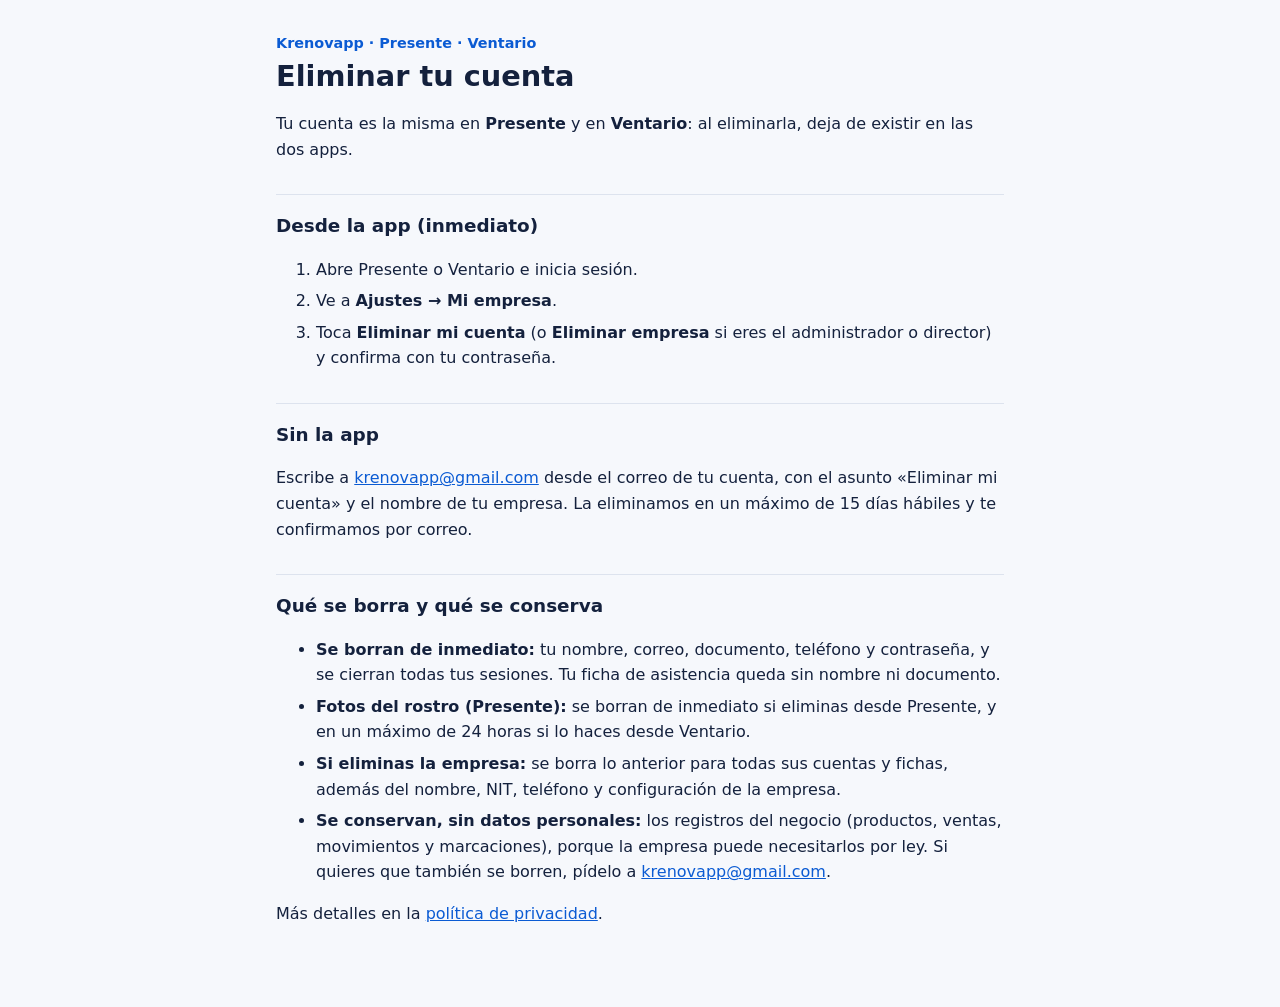
<file: backend/public/eliminar-cuenta/index.html>
<!doctype html>
<html lang="es">
<head>
  <meta charset="utf-8">
  <meta name="viewport" content="width=device-width, initial-scale=1">
  <title>Eliminar tu cuenta · Presente y Ventario</title>
  <meta name="description" content="Cómo eliminar tu cuenta y tus datos de Presente y Ventario (Krenovapp).">
  <link rel="stylesheet" href="../legal.css">
</head>
<body>
<main>
  <p class="marca">Krenovapp · Presente · Ventario</p>
  <h1>Eliminar tu cuenta</h1>
  <p>Tu cuenta es la misma en <strong>Presente</strong> y en <strong>Ventario</strong>: al eliminarla, deja de
    existir en las dos apps.</p>

  <h2>Desde la app (inmediato)</h2>
  <ol>
    <li>Abre Presente o Ventario e inicia sesión.</li>
    <li>Ve a <strong>Ajustes → Mi empresa</strong>.</li>
    <li>Toca <strong>Eliminar mi cuenta</strong> (o <strong>Eliminar empresa</strong> si eres el administrador o
      director) y confirma con tu contraseña.</li>
  </ol>

  <h2>Sin la app</h2>
  <p>Escribe a <a href="mailto:krenovapp@gmail.com?subject=Eliminar%20mi%20cuenta">krenovapp@gmail.com</a> desde el
    correo de tu cuenta, con el asunto «Eliminar mi cuenta» y el nombre de tu empresa. La eliminamos en un máximo de
    15 días hábiles y te confirmamos por correo.</p>

  <h2>Qué se borra y qué se conserva</h2>
  <ul>
    <li><strong>Se borran de inmediato:</strong> tu nombre, correo, documento, teléfono y contraseña, y se cierran
      todas tus sesiones. Tu ficha de asistencia queda sin nombre ni documento.</li>
    <li><strong>Fotos del rostro (Presente):</strong> se borran de inmediato si eliminas desde Presente, y en un
      máximo de 24 horas si lo haces desde Ventario.</li>
    <li><strong>Si eliminas la empresa:</strong> se borra lo anterior para todas sus cuentas y fichas, además del
      nombre, NIT, teléfono y configuración de la empresa.</li>
    <li><strong>Se conservan, sin datos personales:</strong> los registros del negocio (productos, ventas,
      movimientos y marcaciones), porque la empresa puede necesitarlos por ley. Si quieres que también se borren,
      pídelo a <a href="mailto:krenovapp@gmail.com">krenovapp@gmail.com</a>.</li>
  </ul>
  <p>Más detalles en la <a href="../privacidad/">política de privacidad</a>.</p>
</main>
</body>
</html>
</file>
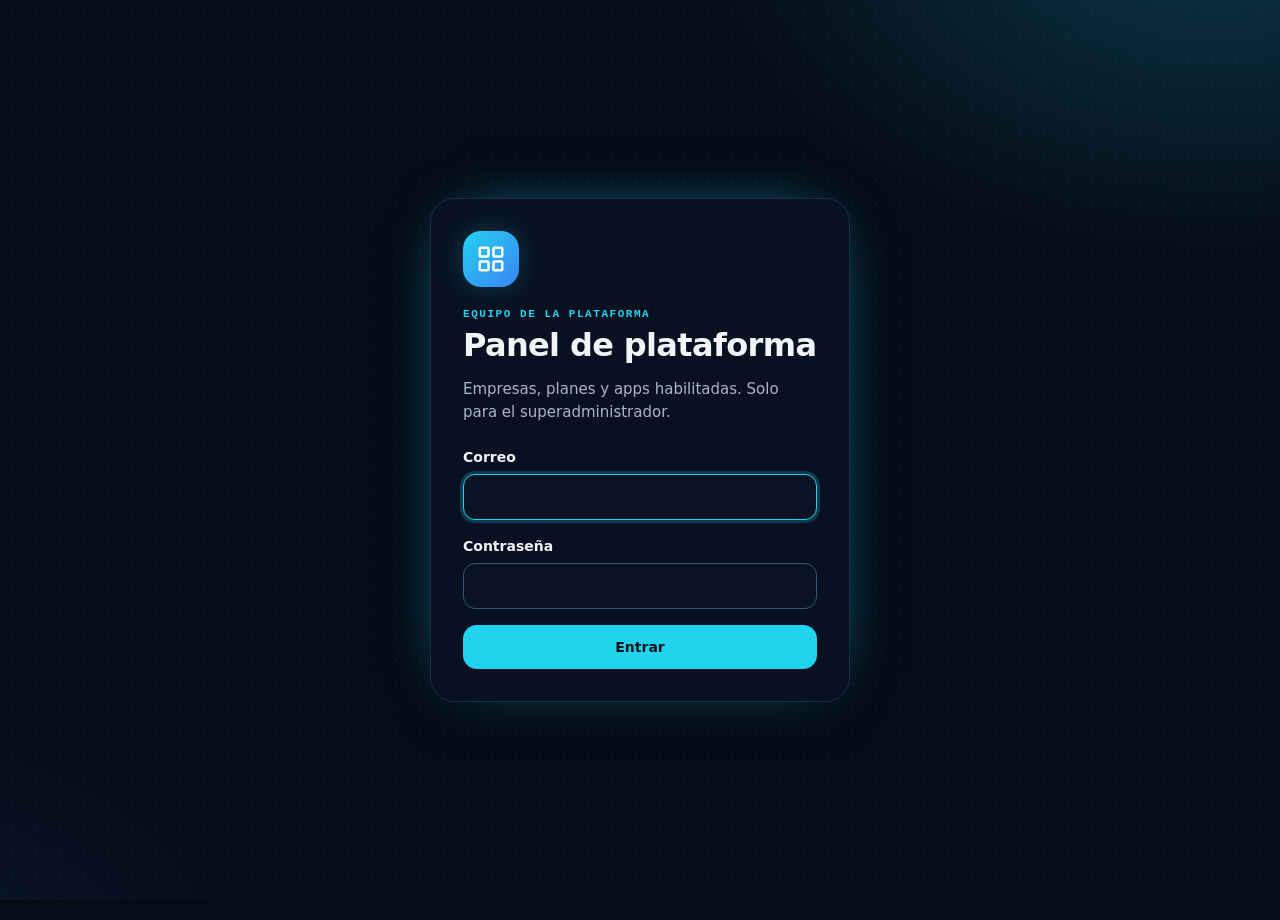
<file: backend/public/plataforma/index.html>
<!doctype html>
<html lang="es" data-theme="dark">
<head>
  <meta charset="utf-8">
  <meta name="viewport" content="width=device-width, initial-scale=1">
  <meta name="robots" content="noindex, nofollow">
  <meta http-equiv="Content-Security-Policy"
        content="default-src 'self'; img-src 'self' data:; style-src 'self' https://fonts.googleapis.com; font-src https://fonts.gstatic.com; connect-src 'self'; script-src 'self'; frame-ancestors 'none'">
  <title>Panel de plataforma</title>
  <link rel="preconnect" href="https://fonts.googleapis.com">
  <link rel="preconnect" href="https://fonts.gstatic.com" crossorigin>
  <link rel="stylesheet" href="https://fonts.googleapis.com/css2?family=JetBrains+Mono:wght@500;700&family=Plus+Jakarta+Sans:wght@400;500;600;700;800&family=Space+Grotesk:wght@600;700&display=swap">
  <link rel="stylesheet" href="../panel/app.css">
  <link rel="stylesheet" href="plataforma.css">
  <link rel="icon" href="data:image/svg+xml,%3Csvg xmlns='http://www.w3.org/2000/svg' viewBox='0 0 24 24' fill='none' stroke='%2322D3EE' stroke-width='2' stroke-linecap='round'%3E%3Crect x='3' y='3' width='7' height='7' rx='1'/%3E%3Crect x='14' y='3' width='7' height='7' rx='1'/%3E%3Crect x='3' y='14' width='7' height='7' rx='1'/%3E%3Crect x='14' y='14' width='7' height='7' rx='1'/%3E%3C/svg%3E">
</head>
<body>
  <!-- ============================ ACCESO ============================ -->
  <main id="vista-login" class="login" hidden>
    <div class="login__tarjeta">
      <div class="logo" aria-hidden="true"><svg viewBox="0 0 24 24"><use href="#i-plataforma"/></svg></div>
      <p class="etiqueta">Equipo de la plataforma</p>
      <h1>Panel de plataforma</h1>
      <p class="suave">Empresas, planes y apps habilitadas. Solo para el superadministrador.</p>
      <form id="form-login" novalidate>
        <label class="campo">
          <span>Correo</span>
          <input name="email" type="email" inputmode="email" autocomplete="username" autocapitalize="none" required>
        </label>
        <label class="campo">
          <span>Contraseña</span>
          <input name="password" type="password" autocomplete="current-password" required>
        </label>
        <p class="error" id="login-error" role="alert" hidden></p>
        <button class="btn btn--primario btn--bloque" type="submit">Entrar</button>
      </form>
    </div>
  </main>

  <!-- ============================ APLICACIÓN ============================ -->
  <div id="vista-app" class="app" hidden>
    <header class="barra">
      <div class="barra__marca">
        <div class="logo logo--chico" aria-hidden="true"><svg viewBox="0 0 24 24"><use href="#i-plataforma"/></svg></div>
        <div>
          <p class="etiqueta">Superadministrador</p>
          <p class="barra__titulo">Panel de plataforma</p>
        </div>
      </div>
      <div class="barra__usuario">
        <button class="btn-icono" id="btn-tema" type="button" aria-label="Cambiar tema claro u oscuro">
          <svg viewBox="0 0 24 24"><use href="#i-tema"/></svg>
        </button>
        <button class="btn btn--fantasma" id="btn-salir" type="button">
          <svg aria-hidden="true" viewBox="0 0 24 24"><use href="#i-salir"/></svg>Salir
        </button>
      </div>
    </header>

    <nav class="pestanas" role="tablist" aria-label="Secciones">
      <button role="tab" aria-selected="true" aria-controls="seccion-empresas" id="tab-empresas" data-seccion="empresas">
        <svg aria-hidden="true" viewBox="0 0 24 24"><use href="#i-edificio"/></svg>Empresas
      </button>
      <button role="tab" aria-selected="false" aria-controls="seccion-planes" id="tab-planes" data-seccion="planes">
        <svg aria-hidden="true" viewBox="0 0 24 24"><use href="#i-capas"/></svg>Planes
      </button>
    </nav>

    <!-- ----------------------------- Empresas ----------------------------- -->
    <section id="seccion-empresas" role="tabpanel" aria-labelledby="tab-empresas">
      <div class="kpis" id="kpis" aria-live="polite"></div>

      <div class="filtros">
        <label class="buscar">
          <span class="sr">Buscar empresa</span>
          <svg aria-hidden="true" viewBox="0 0 24 24"><use href="#i-buscar"/></svg>
          <input id="buscar" type="search" placeholder="Nombre, NIT o correo" autocomplete="off">
        </label>
        <label class="campo campo--en-linea">
          <span class="sr">Estado</span>
          <select id="filtro-estado">
            <option value="">Todos los estados</option>
            <option value="ACTIVA">Activas</option>
            <option value="SUSPENDIDA">Suspendidas</option>
          </select>
        </label>
        <label class="campo campo--en-linea">
          <span class="sr">Plan</span>
          <select id="filtro-plan"><option value="">Todos los planes</option></select>
        </label>
      </div>

      <div class="tabla-envoltura">
        <table class="tabla">
          <thead>
            <tr><th scope="col">Empresa</th><th scope="col">Ventario</th><th scope="col">Presente</th><th scope="col">Estado</th></tr>
          </thead>
          <tbody id="lista-empresas"></tbody>
        </table>
      </div>
    </section>

    <!-- ----------------------------- Planes ----------------------------- -->
    <section id="seccion-planes" role="tabpanel" aria-labelledby="tab-planes" hidden>
      <div class="cabecera">
        <div>
          <h2>Planes</h2>
          <p class="suave">Vacío = sin límite. Las personas incluyen gerentes y a quienes solo marcan asistencia.</p>
        </div>
        <button class="btn btn--primario" id="btn-nuevo-plan" type="button">
          <svg aria-hidden="true" viewBox="0 0 24 24"><use href="#i-mas"/></svg>Nuevo plan
        </button>
      </div>
      <div class="planes" id="lista-planes"></div>
    </section>
  </div>

  <!-- ============================ DIÁLOGOS ============================ -->
  <dialog class="dialogo dialogo--ancho" id="dlg-empresa" aria-labelledby="dlg-empresa-titulo">
    <form method="dialog" id="form-empresa" novalidate>
      <header class="dialogo__cabecera">
        <div>
          <p class="etiqueta" id="dlg-empresa-contacto"></p>
          <h2 id="dlg-empresa-titulo">Empresa</h2>
        </div>
        <button class="btn-icono" value="cancelar" formnovalidate aria-label="Cerrar"><svg viewBox="0 0 24 24"><use href="#i-x"/></svg></button>
      </header>
      <div class="dialogo__cuerpo">
        <fieldset class="rostro">
          <legend>Ventario · ventas, stock y caja</legend>
          <div class="uso" id="dlg-uso-INVENTARIO"></div>
          <div class="dos-columnas">
            <label class="campo"><span>Plan</span><select name="plan_INVENTARIO" required></select></label>
            <label class="campo"><span>Vence <em>(vacío = no vence)</em></span><input name="vence_INVENTARIO" type="date"></label>
          </div>
          <label class="check"><input type="checkbox" name="app_INVENTARIO"><span>App habilitada</span></label>
        </fieldset>
        <fieldset class="rostro">
          <legend>Presente · asistencia con reconocimiento facial</legend>
          <div class="uso" id="dlg-uso-ASISTENCIA"></div>
          <div class="dos-columnas">
            <label class="campo"><span>Plan</span><select name="plan_ASISTENCIA" required></select></label>
            <label class="campo"><span>Vence <em>(vacío = no vence)</em></span><input name="vence_ASISTENCIA" type="date"></label>
          </div>
          <label class="check"><input type="checkbox" name="app_ASISTENCIA"><span>App habilitada</span></label>
        </fieldset>
        <p class="suave">Si un plan baja o vence, lo que sobre queda en pausa (nunca el administrador).</p>
        <label class="check check--peligro">
          <input type="checkbox" name="suspendida">
          <span><strong>Suspender empresa</strong> · nadie de ella puede entrar a las apps</span>
        </label>
        <label class="campo campo--separado">
          <span>Notas internas <em>(solo las ves tú)</em></span>
          <textarea name="notas" rows="3" maxlength="500"></textarea>
        </label>
        <p class="error" id="empresa-error" role="alert" hidden></p>
      </div>
      <footer class="dialogo__pie">
        <span class="espacio"></span>
        <button class="btn btn--fantasma" value="cancelar" formnovalidate>Cancelar</button>
        <button class="btn btn--primario" type="submit">Guardar</button>
      </footer>
    </form>
  </dialog>

  <dialog class="dialogo" id="dlg-plan" aria-labelledby="dlg-plan-titulo">
    <form method="dialog" id="form-plan" novalidate>
      <header class="dialogo__cabecera">
        <h2 id="dlg-plan-titulo">Nuevo plan</h2>
        <button class="btn-icono" value="cancelar" formnovalidate aria-label="Cerrar"><svg viewBox="0 0 24 24"><use href="#i-x"/></svg></button>
      </header>
      <div class="dialogo__cuerpo">
        <div class="dos-columnas">
          <label class="campo"><span>Código</span><input name="codigo" required maxlength="20" autocapitalize="characters" placeholder="PYME"><small class="ayuda">No se puede cambiar después</small></label>
          <label class="campo"><span>Nombre</span><input name="nombre" required maxlength="60" placeholder="Pyme"></label>
        </div>
        <label class="campo"><span>Descripción</span><input name="descripcion" maxlength="255" placeholder="Para negocios con varias sedes"></label>
        <label class="campo"><span>App</span>
          <select name="aplicativo">
            <option value="">Las dos apps</option>
            <option value="INVENTARIO">Solo Ventario</option>
            <option value="ASISTENCIA">Solo Presente</option>
          </select>
        </label>
        <div class="tres-columnas">
          <label class="campo"><span>Sedes</span><input name="max_sedes" type="number" min="1" inputmode="numeric" placeholder="Sin límite"></label>
          <label class="campo"><span>Personas</span><input name="max_personas" type="number" min="1" inputmode="numeric" placeholder="Sin límite"></label>
          <label class="campo"><span>Productos</span><input name="max_productos" type="number" min="1" inputmode="numeric" placeholder="Sin límite"></label>
        </div>
        <div class="dos-columnas">
          <label class="campo"><span>Orden en la lista</span><input name="orden" type="number" min="0" value="10" inputmode="numeric"></label>
          <label class="check check--centrado" id="fila-plan-activo" hidden><input type="checkbox" name="activo" checked><span>Plan disponible</span></label>
        </div>
        <p class="error" id="plan-error" role="alert" hidden></p>
      </div>
      <footer class="dialogo__pie">
        <span class="espacio"></span>
        <button class="btn btn--fantasma" value="cancelar" formnovalidate>Cancelar</button>
        <button class="btn btn--primario" type="submit">Guardar</button>
      </footer>
    </form>
  </dialog>

  <div class="avisos" id="avisos" aria-live="polite"></div>

  <svg class="sprite" width="0" height="0" aria-hidden="true">
    <defs>
      <symbol id="i-plataforma" viewBox="0 0 24 24"><rect x="3" y="3" width="7" height="7" rx="1"/><rect x="14" y="3" width="7" height="7" rx="1"/><rect x="3" y="14" width="7" height="7" rx="1"/><rect x="14" y="14" width="7" height="7" rx="1"/></symbol>
      <symbol id="i-edificio" viewBox="0 0 24 24"><path d="M6 22V4a2 2 0 0 1 2-2h8a2 2 0 0 1 2 2v18ZM6 12H4a2 2 0 0 0-2 2v6a2 2 0 0 0 2 2h2M18 9h2a2 2 0 0 1 2 2v9a2 2 0 0 1-2 2h-2M10 6h4M10 10h4M10 14h4M10 18h4"/></symbol>
      <symbol id="i-capas" viewBox="0 0 24 24"><path d="m12 2 10 5-10 5L2 7l10-5ZM2 17l10 5 10-5M2 12l10 5 10-5"/></symbol>
      <symbol id="i-salir" viewBox="0 0 24 24"><path d="M9 21H5a2 2 0 0 1-2-2V5a2 2 0 0 1 2-2h4M16 17l5-5-5-5M21 12H9"/></symbol>
      <symbol id="i-tema" viewBox="0 0 24 24"><path d="M12 3a6 6 0 0 0 9 9 9 9 0 1 1-9-9Z"/></symbol>
      <symbol id="i-buscar" viewBox="0 0 24 24"><circle cx="11" cy="11" r="8"/><path d="m21 21-4.3-4.3"/></symbol>
      <symbol id="i-mas" viewBox="0 0 24 24"><path d="M12 5v14M5 12h14"/></symbol>
      <symbol id="i-x" viewBox="0 0 24 24"><path d="M18 6 6 18M6 6l12 12"/></symbol>
      <symbol id="i-check" viewBox="0 0 24 24"><path d="M20 6 9 17l-5-5"/></symbol>
      <symbol id="i-alerta" viewBox="0 0 24 24"><path d="m21.7 18-8-14a2 2 0 0 0-3.4 0l-8 14A2 2 0 0 0 4 21h16a2 2 0 0 0 1.7-3ZM12 9v4M12 17h.01"/></symbol>
      <symbol id="i-personas" viewBox="0 0 24 24"><path d="M16 21v-2a4 4 0 0 0-4-4H6a4 4 0 0 0-4 4v2"/><circle cx="9" cy="7" r="4"/><path d="M22 21v-2a4 4 0 0 0-3-3.87M16 3.13a4 4 0 0 1 0 7.75"/></symbol>
      <symbol id="i-nuevo" viewBox="0 0 24 24"><path d="M12 3v3M12 18v3M3 12h3M18 12h3M5.6 5.6l2.1 2.1M16.3 16.3l2.1 2.1M5.6 18.4l2.1-2.1M16.3 7.7l2.1-2.1"/></symbol>
      <symbol id="i-pausa" viewBox="0 0 24 24"><circle cx="12" cy="12" r="10"/><path d="M10 9v6M14 9v6"/></symbol>
    </defs>
  </svg>

  <script src="plataforma.js" defer></script>
</body>
</html>
</file>
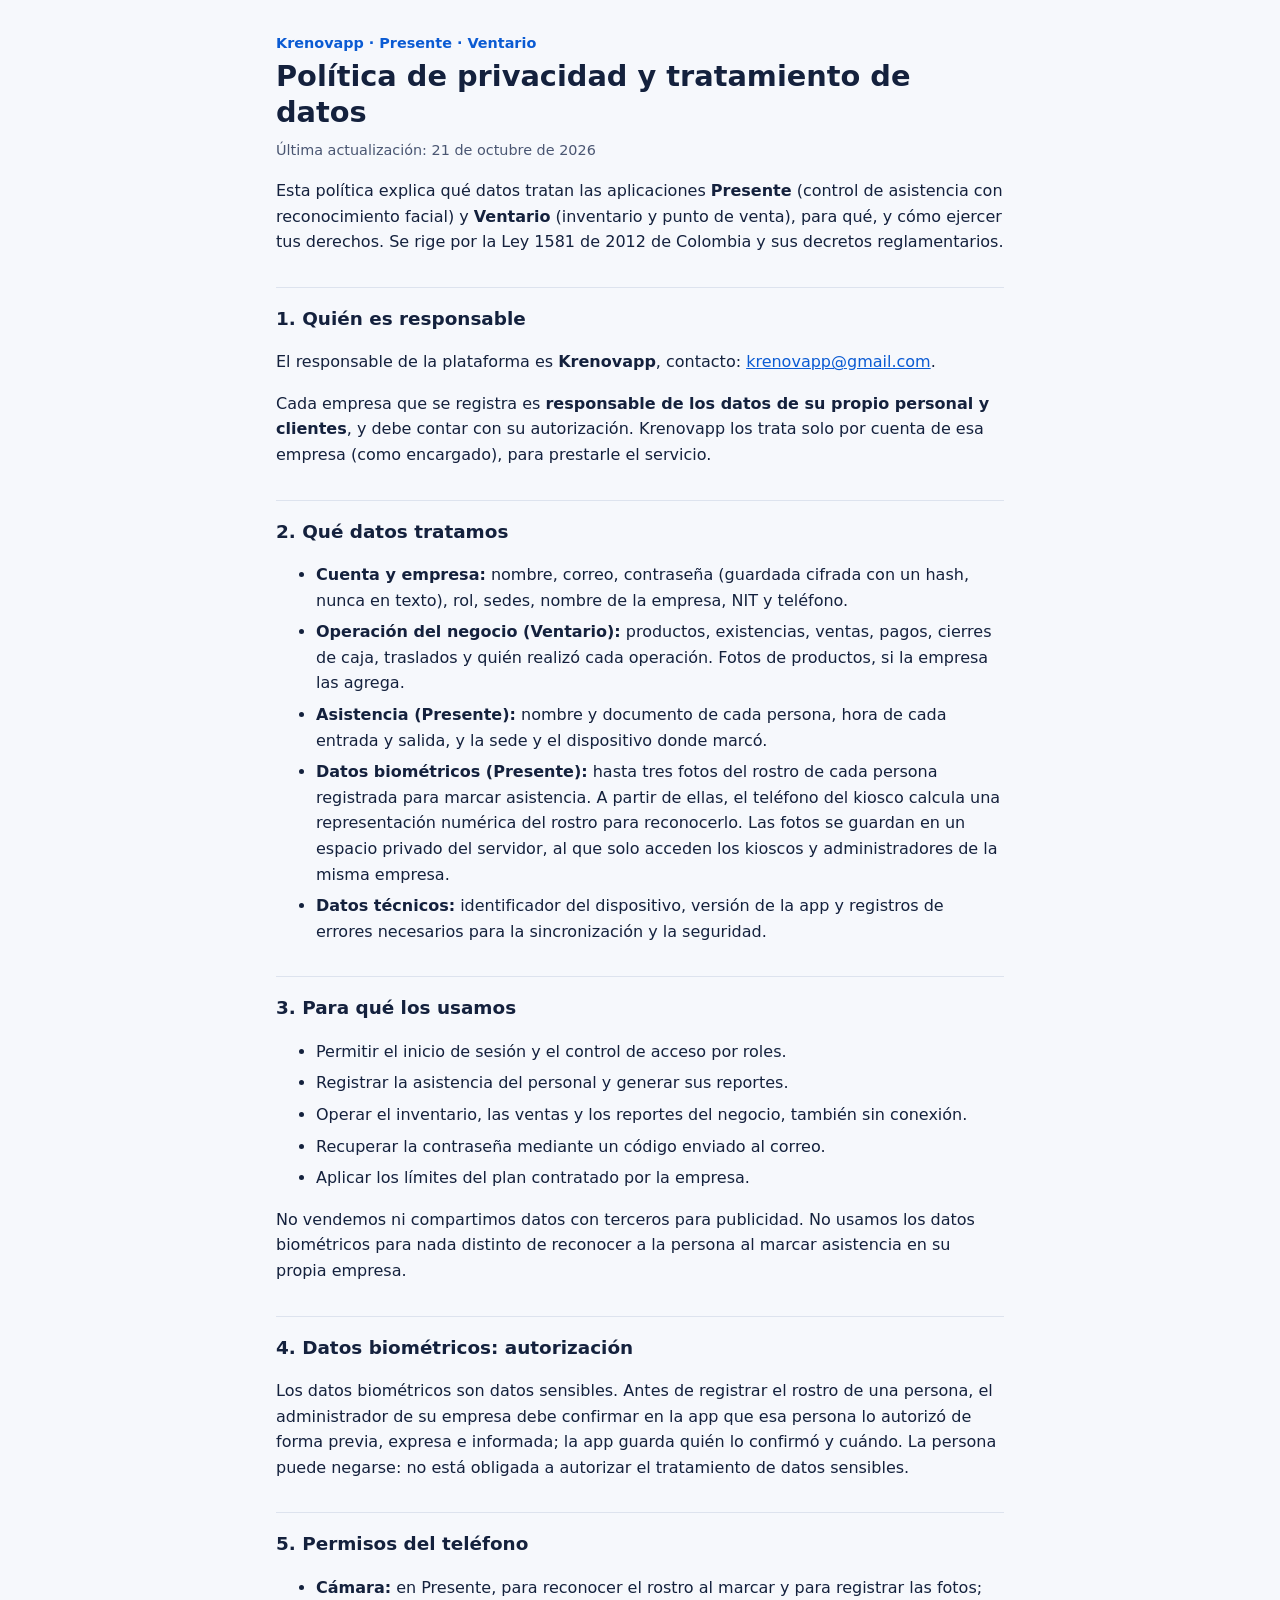
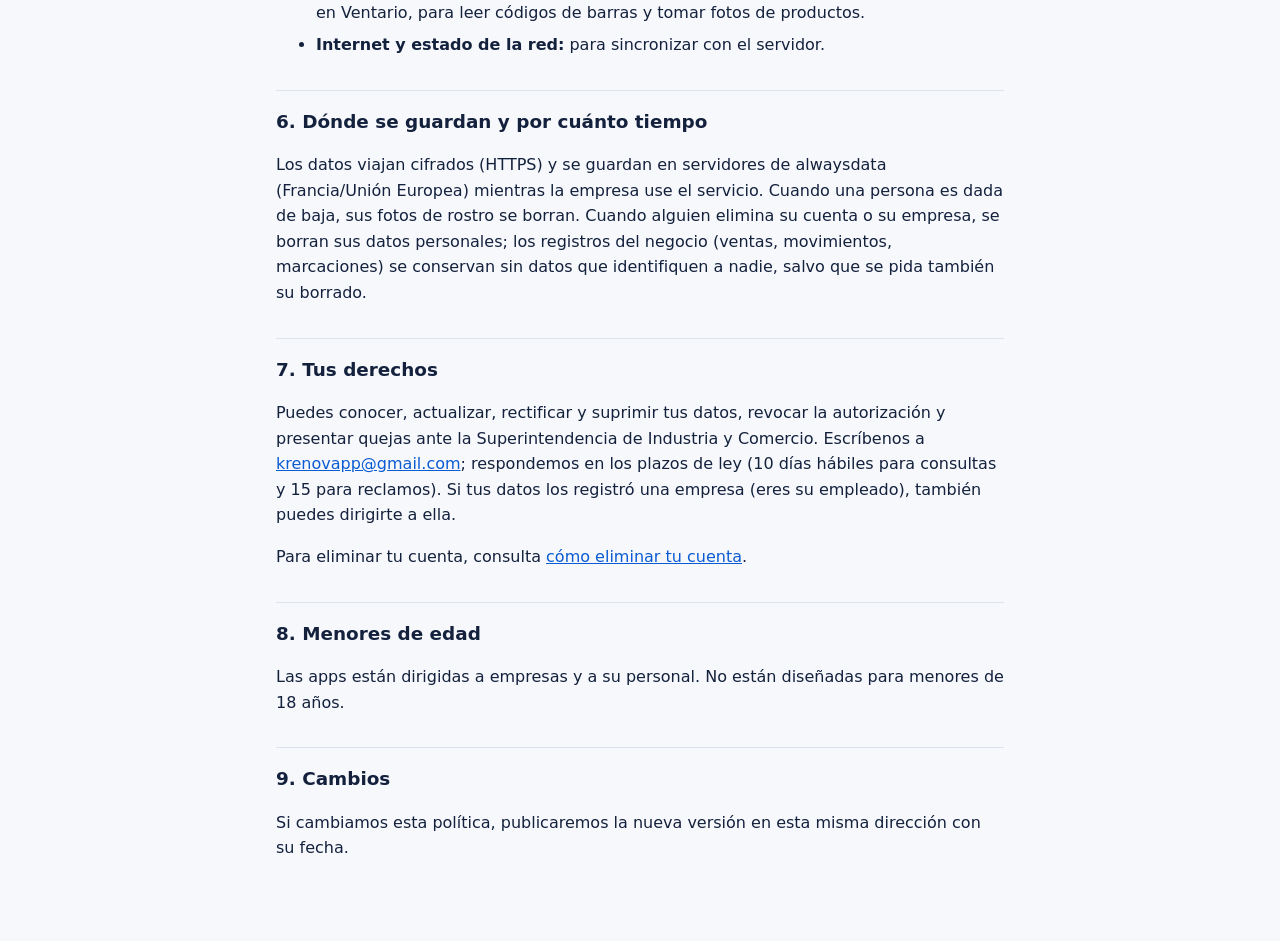
<file: backend/public/privacidad/index.html>
<!doctype html>
<html lang="es">
<head>
  <meta charset="utf-8">
  <meta name="viewport" content="width=device-width, initial-scale=1">
  <title>Política de privacidad · Presente y Ventario</title>
  <meta name="description" content="Cómo Krenovapp trata los datos personales en las apps Presente y Ventario.">
  <link rel="stylesheet" href="../legal.css">
</head>
<body>
<main>
  <p class="marca">Krenovapp · Presente · Ventario</p>
  <h1>Política de privacidad y tratamiento de datos</h1>
  <p class="nota">Última actualización: 21 de octubre de 2026</p>

  <p>Esta política explica qué datos tratan las aplicaciones <strong>Presente</strong> (control de asistencia con
    reconocimiento facial) y <strong>Ventario</strong> (inventario y punto de venta), para qué, y cómo ejercer tus
    derechos. Se rige por la Ley 1581 de 2012 de Colombia y sus decretos reglamentarios.</p>

  <h2>1. Quién es responsable</h2>
  <p>El responsable de la plataforma es <strong>Krenovapp</strong>, contacto:
    <a href="mailto:krenovapp@gmail.com">krenovapp@gmail.com</a>.</p>
  <p>Cada empresa que se registra es <strong>responsable de los datos de su propio personal y clientes</strong>, y
    debe contar con su autorización. Krenovapp los trata solo por cuenta de esa empresa (como encargado), para
    prestarle el servicio.</p>

  <h2>2. Qué datos tratamos</h2>
  <ul>
    <li><strong>Cuenta y empresa:</strong> nombre, correo, contraseña (guardada cifrada con un hash, nunca en texto),
      rol, sedes, nombre de la empresa, NIT y teléfono.</li>
    <li><strong>Operación del negocio (Ventario):</strong> productos, existencias, ventas, pagos, cierres de caja,
      traslados y quién realizó cada operación. Fotos de productos, si la empresa las agrega.</li>
    <li><strong>Asistencia (Presente):</strong> nombre y documento de cada persona, hora de cada entrada y salida, y
      la sede y el dispositivo donde marcó.</li>
    <li><strong>Datos biométricos (Presente):</strong> hasta tres fotos del rostro de cada persona registrada para
      marcar asistencia. A partir de ellas, el teléfono del kiosco calcula una representación numérica del rostro
      para reconocerlo. Las fotos se guardan en un espacio privado del servidor, al que solo acceden los kioscos y
      administradores de la misma empresa.</li>
    <li><strong>Datos técnicos:</strong> identificador del dispositivo, versión de la app y registros de errores
      necesarios para la sincronización y la seguridad.</li>
  </ul>

  <h2>3. Para qué los usamos</h2>
  <ul>
    <li>Permitir el inicio de sesión y el control de acceso por roles.</li>
    <li>Registrar la asistencia del personal y generar sus reportes.</li>
    <li>Operar el inventario, las ventas y los reportes del negocio, también sin conexión.</li>
    <li>Recuperar la contraseña mediante un código enviado al correo.</li>
    <li>Aplicar los límites del plan contratado por la empresa.</li>
  </ul>
  <p>No vendemos ni compartimos datos con terceros para publicidad. No usamos los datos biométricos para nada
    distinto de reconocer a la persona al marcar asistencia en su propia empresa.</p>

  <h2>4. Datos biométricos: autorización</h2>
  <p>Los datos biométricos son datos sensibles. Antes de registrar el rostro de una persona, el administrador de su
    empresa debe confirmar en la app que esa persona lo autorizó de forma previa, expresa e informada; la app guarda
    quién lo confirmó y cuándo. La persona puede negarse: no está obligada a autorizar el tratamiento de datos
    sensibles.</p>

  <h2>5. Permisos del teléfono</h2>
  <ul>
    <li><strong>Cámara:</strong> en Presente, para reconocer el rostro al marcar y para registrar las fotos; en
      Ventario, para leer códigos de barras y tomar fotos de productos.</li>
    <li><strong>Internet y estado de la red:</strong> para sincronizar con el servidor.</li>
  </ul>

  <h2>6. Dónde se guardan y por cuánto tiempo</h2>
  <p>Los datos viajan cifrados (HTTPS) y se guardan en servidores de alwaysdata (Francia/Unión Europea) mientras la
    empresa use el servicio. Cuando una persona es dada de baja, sus fotos de rostro se borran. Cuando alguien elimina
    su cuenta o su empresa, se borran sus datos personales; los registros del negocio (ventas, movimientos,
    marcaciones) se conservan sin datos que identifiquen a nadie, salvo que se pida también su borrado.</p>

  <h2>7. Tus derechos</h2>
  <p>Puedes conocer, actualizar, rectificar y suprimir tus datos, revocar la autorización y presentar quejas ante la
    Superintendencia de Industria y Comercio. Escríbenos a
    <a href="mailto:krenovapp@gmail.com">krenovapp@gmail.com</a>; respondemos en los plazos de ley (10 días hábiles
    para consultas y 15 para reclamos). Si tus datos los registró una empresa (eres su empleado), también puedes
    dirigirte a ella.</p>
  <p>Para eliminar tu cuenta, consulta <a href="../eliminar-cuenta/">cómo eliminar tu cuenta</a>.</p>

  <h2>8. Menores de edad</h2>
  <p>Las apps están dirigidas a empresas y a su personal. No están diseñadas para menores de 18 años.</p>

  <h2>9. Cambios</h2>
  <p>Si cambiamos esta política, publicaremos la nueva versión en esta misma dirección con su fecha.</p>
</main>
</body>
</html>
</file>
<file: backend/public/legal.css>
:root {
  --fondo: #f6f8fc;
  --texto: #14213d;
  --suave: #4a5672;
  --acento: #0b5bd3;
  --borde: #dde3ee;
  color-scheme: light dark;
}
@media (prefers-color-scheme: dark) {
  :root {
    --fondo: #0b1426;
    --texto: #e7ecf6;
    --suave: #a9b4ca;
    --acento: #6aa8ff;
    --borde: #22304d;
  }
}
* { box-sizing: border-box; }
body {
  margin: 0;
  background: var(--fondo);
  color: var(--texto);
  font: 16px/1.6 system-ui, -apple-system, "Segoe UI", Roboto, sans-serif;
}
main { max-width: 760px; margin: 0 auto; padding: 32px 16px 64px; }
h1 { font-size: 1.8rem; line-height: 1.25; margin: 4px 0 8px; }
h2 { font-size: 1.15rem; margin: 32px 0 8px; padding-top: 16px; border-top: 1px solid var(--borde); }
p, li { color: var(--texto); }
li { margin: 6px 0; }
a { color: var(--acento); }
.marca { color: var(--acento); font-weight: 600; font-size: .9rem; margin: 0; }
.nota { color: var(--suave); font-size: .9rem; margin-top: 0; }
</file>
<file: backend/public/panel/app.css>
/* =========================================================================
   Control de Personal · Panel web
   Mismo sistema de diseño que la app: base azul-noche, acentos cian neón,
   líneas finas, tipografías Space Grotesk / Plus Jakarta Sans / JetBrains Mono.
   ========================================================================= */

:root {
  --fondo: #050b17;
  --superficie: #0a1324;
  --superficie-2: #0e1a30;
  --superficie-3: #14223c;
  --texto: #f1f5f9;
  --texto-suave: #a9b6c8;
  --borde: #1c2e4a;
  --borde-fuerte: #3a5274;
  --primario: #22d3ee;
  --sobre-primario: #00141a;
  --secundario: #3b82f6;
  --entrada: #34d399;
  --entrada-fondo: #052e25;
  --salida: #a78bfa;
  --salida-fondo: #221a45;
  --alerta: #fbbf24;
  --alerta-fondo: #3a2405;
  --peligro: #fb7185;
  --peligro-fondo: #3f0d18;
  --brillo: rgba(34, 211, 238, .22);
  --punto: rgba(34, 211, 238, .07);
  --sombra: 0 20px 50px -20px rgba(0, 0, 0, .6);
  --radio: 14px;
  --radio-lg: 20px;
  --f-texto: "Plus Jakarta Sans", system-ui, sans-serif;
  --f-titulo: "Space Grotesk", var(--f-texto);
  --f-mono: "JetBrains Mono", ui-monospace, monospace;
  color-scheme: dark;
}

:root[data-theme="light"] {
  --fondo: #f4f8fc;
  --superficie: #ffffff;
  --superficie-2: #edf3f9;
  --superficie-3: #e4ecf5;
  --texto: #0b1324;
  --texto-suave: #475569;
  --borde: #d5dee9;
  --borde-fuerte: #8da0b8;
  --primario: #0e7490;
  --sobre-primario: #ffffff;
  --secundario: #2563eb;
  --entrada: #047857;
  --entrada-fondo: #d1fae5;
  --salida: #6d28d9;
  --salida-fondo: #ede9fe;
  --alerta: #b45309;
  --alerta-fondo: #fef3c7;
  --peligro: #be123c;
  --peligro-fondo: #ffe4e6;
  --brillo: rgba(14, 116, 144, .16);
  --punto: rgba(14, 116, 144, .08);
  --sombra: 0 20px 50px -24px rgba(15, 23, 42, .25);
  color-scheme: light;
}

* { box-sizing: border-box; }
html, body { margin: 0; }
body {
  min-height: 100vh;
  font: 400 15px/1.5 var(--f-texto);
  color: var(--texto);
  background:
    radial-gradient(900px 600px at 95% -10%, var(--brillo), transparent 60%),
    radial-gradient(700px 500px at -10% 110%, rgba(59, 130, 246, .12), transparent 60%),
    radial-gradient(circle, var(--punto) 1.2px, transparent 1.4px) 0 0 / 24px 24px,
    var(--fondo);
  background-attachment: fixed;
  -webkit-font-smoothing: antialiased;
}
[hidden] { display: none !important; }
h1, h2 { font-family: var(--f-titulo); letter-spacing: -.02em; margin: 0; }
h1 { font-size: 32px; line-height: 1.1; }
h2 { font-size: 22px; }
svg { width: 20px; height: 20px; fill: none; stroke: currentColor; stroke-width: 2; stroke-linecap: round; stroke-linejoin: round; flex: none; }
.sr { position: absolute; width: 1px; height: 1px; overflow: hidden; clip: rect(0 0 0 0); white-space: nowrap; }
.suave { color: var(--texto-suave); }
.etiqueta { font: 700 11px/1.4 var(--f-mono); letter-spacing: .14em; text-transform: uppercase; color: var(--primario); margin: 0; }
.espacio { flex: 1; }
:focus-visible { outline: 2px solid var(--primario); outline-offset: 2px; border-radius: 6px; }

@media (prefers-reduced-motion: reduce) {
  *, *::before, *::after { animation: none !important; transition: none !important; }
}

/* ---------------------------------- Botones ---------------------------------- */
.btn {
  display: inline-flex; align-items: center; justify-content: center; gap: 8px;
  min-height: 44px; padding: 0 18px; border-radius: var(--radio);
  font: 700 14px var(--f-texto); cursor: pointer; border: 1px solid transparent;
  transition: background-color .18s, border-color .18s, box-shadow .18s, color .18s;
  color: var(--texto); background: none; white-space: nowrap;
}
.btn--primario { background: var(--primario); color: var(--sobre-primario); box-shadow: 0 0 0 0 var(--brillo); }
.btn--primario:hover { box-shadow: 0 0 22px var(--brillo); }
.btn--secundario { border-color: var(--primario); color: var(--primario); }
.btn--secundario:hover { background: var(--brillo); }
.btn--fantasma { border-color: var(--borde-fuerte); }
.btn--fantasma:hover { background: var(--superficie-2); }
.btn--peligro { border-color: var(--peligro); color: var(--peligro); }
.btn--peligro:hover { background: var(--peligro-fondo); }
.btn--bloque { width: 100%; }
.btn:disabled { opacity: .5; cursor: not-allowed; }
.btn-icono {
  display: inline-grid; place-items: center; width: 44px; height: 44px; border-radius: 12px;
  border: 1px solid var(--borde); background: var(--superficie); color: var(--texto); cursor: pointer;
  transition: background-color .18s, border-color .18s;
}
.btn-icono:hover { border-color: var(--primario); }
.btn-icono:disabled { opacity: .4; cursor: not-allowed; }

/* ---------------------------------- Campos ---------------------------------- */
.campo { display: grid; gap: 6px; margin-bottom: 16px; }
.campo > span { font-weight: 600; font-size: 14px; }
.campo em { color: var(--texto-suave); font-style: normal; font-weight: 500; }
.campo input, .campo select, .selector-sede select, .buscar input {
  width: 100%; min-height: 46px; padding: 0 14px; border-radius: 12px;
  border: 1px solid var(--borde-fuerte); background: var(--superficie); color: var(--texto);
  font: 500 15px var(--f-texto);
}
.campo input[type="file"] { padding: 10px; }
.campo input:focus, .campo select:focus, .buscar input:focus, .selector-sede select:focus {
  outline: none; border-color: var(--primario); box-shadow: 0 0 0 3px var(--brillo);
}
.ayuda { color: var(--texto-suave); font-size: 12.5px; }
.error { color: var(--peligro); background: var(--peligro-fondo); border: 1px solid var(--peligro); padding: 10px 12px; border-radius: 12px; font-weight: 600; font-size: 14px; }
.check { display: flex; gap: 10px; align-items: flex-start; font-size: 14px; cursor: pointer; }
.check input { width: 20px; height: 20px; margin-top: 2px; accent-color: var(--primario); }

/* ---------------------------------- Acceso ---------------------------------- */
.login { min-height: 100vh; display: grid; place-items: center; padding: 24px 16px; }
.login__tarjeta {
  width: 100%; max-width: 420px; padding: 32px; border-radius: 24px;
  background: color-mix(in srgb, var(--superficie) 88%, transparent);
  border: 1px solid var(--borde); box-shadow: var(--sombra), 0 0 60px -30px var(--primario);
  backdrop-filter: blur(16px);
}
.login__tarjeta h1 { margin: 6px 0 4px; }
.login__tarjeta form { margin-top: 24px; }
.logo {
  width: 56px; height: 56px; border-radius: 18px; display: grid; place-items: center; margin-bottom: 20px;
  background: linear-gradient(135deg, var(--primario), var(--secundario)); color: #fff;
  box-shadow: 0 0 28px var(--brillo);
}
.logo svg { width: 30px; height: 30px; }
.logo--chico { width: 40px; height: 40px; border-radius: 12px; margin: 0; }
.logo--chico svg { width: 22px; height: 22px; }

/* ---------------------------------- Estructura ---------------------------------- */
.app { max-width: 1200px; margin: 0 auto; padding: 16px; }
.barra { display: flex; align-items: center; gap: 16px; flex-wrap: wrap; padding: 8px 0 16px; }
.barra__marca { display: flex; align-items: center; gap: 12px; margin-right: auto; }
.barra__titulo { font: 700 18px var(--f-titulo); margin: 0; }
.barra__usuario { display: flex; align-items: center; gap: 10px; }
.selector-sede { position: relative; display: flex; align-items: center; min-width: 220px; }
.selector-sede svg { position: absolute; left: 12px; color: var(--primario); pointer-events: none; }
.selector-sede select { padding-left: 40px; font-weight: 700; }

.pestanas { display: flex; gap: 6px; padding: 6px; border-radius: 16px; background: var(--superficie); border: 1px solid var(--borde); margin-bottom: 20px; overflow-x: auto; }
.pestanas button {
  flex: 1; display: inline-flex; align-items: center; justify-content: center; gap: 8px; min-height: 44px;
  border: 0; border-radius: 12px; background: none; color: var(--texto-suave); font: 700 14px var(--f-texto); cursor: pointer;
  transition: background-color .18s, color .18s;
}
.pestanas button[aria-selected="true"] { background: var(--superficie-3); color: var(--primario); box-shadow: inset 0 0 0 1px var(--borde-fuerte); }

.cabecera { display: flex; align-items: center; justify-content: space-between; gap: 12px; flex-wrap: wrap; margin-bottom: 16px; }
.acciones { display: flex; gap: 8px; flex-wrap: wrap; }
.fecha { display: flex; align-items: center; gap: 8px; }
.fecha__control { display: grid; gap: 2px; padding: 6px 14px; border-radius: 14px; background: var(--superficie); border: 1px solid var(--borde); }
.fecha__control input { border: 0; background: none; color: var(--texto); font: 700 16px var(--f-texto); min-height: 28px; }

/* ---------------------------------- KPIs ---------------------------------- */
.kpis { display: grid; grid-template-columns: repeat(4, 1fr); gap: 12px; margin-bottom: 16px; }
.kpi {
  --c: var(--primario);
  position: relative; overflow: hidden; padding: 16px; border-radius: var(--radio-lg);
  background: linear-gradient(135deg, color-mix(in srgb, var(--c) 12%, transparent), transparent 60%), var(--superficie);
  border: 1px solid color-mix(in srgb, var(--c) 40%, transparent);
}
.kpi__etiqueta { display: flex; align-items: center; gap: 6px; color: var(--c); }
.kpi__etiqueta svg { width: 16px; height: 16px; }
.kpi__valor { font: 700 36px/1 var(--f-titulo); margin: 12px 0 10px; font-variant-numeric: tabular-nums; }
.kpi__barra { height: 4px; border-radius: 4px; background: color-mix(in srgb, var(--c) 18%, transparent); overflow: hidden; }
.kpi__barra span { display: block; height: 100%; background: var(--c); box-shadow: 0 0 10px var(--c); transition: width .4s ease-out; }

/* ---------------------------------- Filtros ---------------------------------- */
.filtros { display: flex; gap: 12px; flex-wrap: wrap; align-items: center; margin-bottom: 12px; }
.buscar { position: relative; display: flex; align-items: center; flex: 1; min-width: 240px; }
.buscar svg { position: absolute; left: 12px; color: var(--texto-suave); }
.buscar input { padding-left: 40px; }
.chips { display: flex; gap: 6px; flex-wrap: wrap; }
.chip {
  min-height: 36px; padding: 0 14px; border-radius: 999px; border: 1px solid var(--borde-fuerte);
  background: var(--superficie); color: var(--texto); font: 600 13px var(--f-texto); cursor: pointer;
}
.chip[aria-pressed="true"] { border-color: var(--primario); color: var(--primario); background: var(--brillo); }

/* ---------------------------------- Tabla ---------------------------------- */
.tabla-envoltura { border-radius: var(--radio-lg); border: 1px solid var(--borde); background: var(--superficie); overflow: hidden; }
.tabla { width: 100%; border-collapse: collapse; }
.tabla th { text-align: left; padding: 12px 16px; font: 700 11px var(--f-mono); letter-spacing: .12em; text-transform: uppercase; color: var(--texto-suave); border-bottom: 1px solid var(--borde); }
.tabla td { padding: 12px 16px; border-bottom: 1px solid var(--borde); vertical-align: middle; }
.tabla tbody tr { cursor: pointer; transition: background-color .15s; }
.tabla tbody tr:hover { background: var(--superficie-2); }
.tabla tbody tr:last-child td { border-bottom: 0; }
.hora { font: 700 14px var(--f-mono); font-variant-numeric: tabular-nums; }
.persona { display: flex; align-items: center; gap: 12px; min-width: 0; }
.persona__nombre { font-weight: 700; }
.persona__sub { color: var(--texto-suave); font-size: 13px; }
.avatar {
  width: 40px; height: 40px; border-radius: 50%; flex: none; display: grid; place-items: center; overflow: hidden;
  font: 700 14px var(--f-titulo); color: var(--texto);
  background: linear-gradient(135deg, color-mix(in srgb, var(--primario) 30%, transparent), color-mix(in srgb, var(--secundario) 30%, transparent));
  border: 2px solid var(--borde);
}
.avatar img { width: 100%; height: 100%; object-fit: cover; }
.pildora {
  --c: var(--texto-suave);
  display: inline-flex; align-items: center; gap: 6px; padding: 4px 10px; border-radius: 999px;
  font: 700 12.5px var(--f-texto); color: var(--c); border: 1px solid color-mix(in srgb, var(--c) 45%, transparent);
  background: color-mix(in srgb, var(--c) 12%, transparent); white-space: nowrap;
}
.pildora::before { content: ""; width: 7px; height: 7px; border-radius: 50%; background: var(--c); box-shadow: 0 0 6px var(--c); }
.pildora svg { width: 14px; height: 14px; }
.pildora--icono::before { display: none; }
.vacio { padding: 48px 16px; text-align: center; color: var(--texto-suave); }
.vacio strong { display: block; color: var(--texto); font: 700 18px var(--f-titulo); margin-bottom: 4px; }

/* ---------------------------------- Personal ---------------------------------- */
.rejilla-personal { display: grid; grid-template-columns: repeat(auto-fill, minmax(280px, 1fr)); gap: 12px; }
.tarjeta-emp {
  display: flex; align-items: center; gap: 12px; padding: 14px; border-radius: var(--radio-lg); text-align: left;
  background: var(--superficie); border: 1px solid var(--borde); color: var(--texto); cursor: pointer; font: inherit; width: 100%;
  transition: border-color .18s, box-shadow .18s;
}
.tarjeta-emp:hover { border-color: var(--primario); box-shadow: 0 0 24px -8px var(--primario); }
.tarjeta-emp .avatar { width: 48px; height: 48px; }
.tarjeta-emp__info { flex: 1; min-width: 0; }
.tarjeta-emp__info p { margin: 0; overflow: hidden; text-overflow: ellipsis; white-space: nowrap; }

/* ---------------------------------- Kioscos ---------------------------------- */
.lista-kioscos { display: grid; gap: 10px; margin-top: 12px; }
.kiosco { display: flex; align-items: center; gap: 14px; padding: 14px 16px; border-radius: var(--radio-lg); background: var(--superficie); border: 1px solid var(--borde); flex-wrap: wrap; }
.kiosco__icono { width: 44px; height: 44px; border-radius: 12px; display: grid; place-items: center; background: var(--superficie-3); color: var(--primario); }
.kiosco__info { flex: 1; min-width: 200px; }
.kiosco__info p { margin: 0; }

/* ---------------------------------- Diálogos ---------------------------------- */
.dialogo {
  width: min(560px, calc(100vw - 32px)); max-height: calc(100vh - 32px); padding: 0; border-radius: 24px;
  border: 1px solid var(--borde); background: var(--superficie); color: var(--texto); box-shadow: var(--sombra);
}
.dialogo::backdrop { background: rgba(2, 4, 10, .7); backdrop-filter: blur(4px); }
.dialogo form { display: flex; flex-direction: column; max-height: calc(100vh - 34px); }
.dialogo__cabecera { display: flex; align-items: flex-start; justify-content: space-between; gap: 12px; padding: 20px 20px 8px; }
.dialogo__cuerpo { padding: 8px 20px; overflow-y: auto; }
.dialogo__pie { display: flex; gap: 8px; align-items: center; padding: 16px 20px; border-top: 1px solid var(--borde); flex-wrap: wrap; }
.dialogo--lateral { margin: 0 0 0 auto; height: 100vh; max-height: 100vh; border-radius: 24px 0 0 24px; width: min(440px, 100vw); }
.dos-columnas { display: grid; grid-template-columns: 1fr 1fr; gap: 12px; }
.rostro { border: 1px solid var(--borde); border-radius: var(--radio-lg); padding: 16px; margin: 4px 0 16px; }
.rostro legend { font: 700 11px var(--f-mono); letter-spacing: .14em; text-transform: uppercase; color: var(--primario); padding: 0 6px; }
.miniaturas { display: flex; gap: 8px; margin-bottom: 12px; }
.miniaturas img { width: 76px; height: 96px; object-fit: cover; border-radius: 12px; border: 1px solid var(--borde-fuerte); }

.linea-tiempo { list-style: none; padding: 0; margin: 8px 0; }
.linea-tiempo li { --c: var(--entrada); position: relative; display: grid; grid-template-columns: 36px 1fr; gap: 14px; padding-bottom: 22px; }
.linea-tiempo li::after { content: ""; position: absolute; left: 17px; top: 38px; bottom: 2px; width: 2px; background: var(--borde); }
.linea-tiempo li:last-child::after { display: none; }
.linea-tiempo .punto { width: 36px; height: 36px; border-radius: 50%; display: grid; place-items: center; color: var(--c); border: 1.5px solid var(--c); background: color-mix(in srgb, var(--c) 14%, transparent); }
.linea-tiempo .punto svg { width: 18px; height: 18px; }
.linea-tiempo p { margin: 0; }
.linea-tiempo .fila { display: flex; justify-content: space-between; gap: 8px; font-weight: 700; }

.avisos { position: fixed; right: 16px; bottom: 16px; display: grid; gap: 8px; z-index: 50; max-width: calc(100vw - 32px); }
.aviso {
  display: flex; gap: 10px; align-items: center; padding: 12px 16px; border-radius: 14px; font-weight: 600;
  background: var(--superficie-3); color: var(--texto); border: 1px solid var(--borde-fuerte); box-shadow: var(--sombra);
  animation: entrar .25s ease-out;
}
.aviso--ok svg { color: var(--entrada); }
.aviso--error svg { color: var(--peligro); }
@keyframes entrar { from { opacity: 0; transform: translateY(8px); } to { opacity: 1; transform: none; } }

/* ---------------------------------- Responsivo ---------------------------------- */
@media (max-width: 860px) {
  .kpis { grid-template-columns: repeat(2, 1fr); }
  .barra__usuario .suave { display: none; }
  .selector-sede { order: 3; width: 100%; }
}
@media (max-width: 640px) {
  .app { padding: 12px 16px; }
  .tabla thead { display: none; }
  .tabla, .tabla tbody, .tabla tr, .tabla td { display: block; width: 100%; }
  .tabla tr { padding: 12px 14px; border-bottom: 1px solid var(--borde); display: grid; grid-template-columns: 1fr auto; gap: 6px 12px; }
  .tabla td { padding: 0; border: 0; }
  .tabla td:nth-child(1) { grid-column: 1 / -1; }
  .tabla td[data-col]::before { content: attr(data-col) " "; font: 700 10px var(--f-mono); letter-spacing: .12em; color: var(--texto-suave); text-transform: uppercase; }
  .tabla td:last-child { display: none; }
  .dos-columnas { grid-template-columns: 1fr; }
  .login__tarjeta { padding: 24px; }
  h1 { font-size: 28px; }
}

/* ---------------------------------- Horarios y cumplimiento ---------------------------------- */
.dialogo--ancho { width: min(760px, calc(100vw - 32px)); }
.banda {
  display: flex; gap: 16px; align-items: center; justify-content: space-between; flex-wrap: wrap;
  padding: 18px; margin-bottom: 20px; border-radius: var(--radio-lg);
  border: 1px solid color-mix(in srgb, var(--primario) 50%, transparent);
  background: linear-gradient(135deg, var(--brillo), transparent 70%), var(--superficie);
}
.banda p { margin: 4px 0 0; max-width: 640px; }
.rejilla-turnos { display: grid; grid-template-columns: repeat(auto-fill, minmax(300px, 1fr)); gap: 12px; }
.tarjeta-turno {
  --c: var(--primario);
  display: grid; gap: 10px; padding: 16px; border-radius: var(--radio-lg); text-align: left; width: 100%;
  background: var(--superficie); border: 1px solid var(--borde); color: var(--texto); font: inherit; cursor: pointer;
  transition: border-color .18s, box-shadow .18s;
}
.tarjeta-turno:hover { border-color: var(--c); box-shadow: 0 0 24px -10px var(--c); }
.tarjeta-turno__cab { display: flex; align-items: center; gap: 10px; }
.tarjeta-turno__cab::before { content: ""; width: 4px; height: 22px; border-radius: 2px; background: var(--c); box-shadow: 0 0 8px var(--c); }
.tarjeta-turno__cab strong { flex: 1; font-size: 16px; }
.mono { font: 600 13px var(--f-mono); font-variant-numeric: tabular-nums; }
.barra-turno { position: relative; height: 40px; margin-top: 4px; }
.barra-turno__pista { position: absolute; left: 0; right: 0; top: 11px; height: 6px; border-radius: 3px; background: var(--borde); }
.barra-turno__bloque {
  position: absolute; top: 2px; height: 24px; border-radius: 8px; border: 1.5px solid var(--c);
  background: color-mix(in srgb, var(--c) 22%, transparent); box-shadow: 0 0 12px -2px var(--c);
}
.barra-turno__marca { position: absolute; top: 30px; transform: translateX(-50%); font: 600 10px var(--f-mono); color: var(--texto-suave); }
.bloques { display: grid; gap: 8px; }
.bloque { display: flex; gap: 8px; align-items: center; }
.bloque input { min-height: 44px; padding: 0 10px; border-radius: 12px; border: 1px solid var(--borde-fuerte); background: var(--superficie); color: var(--texto); font: 700 15px var(--f-mono); }
.bloque .num { width: 24px; font: 700 14px var(--f-mono); color: var(--primario); }
.dias { display: flex; flex-wrap: wrap; gap: 6px; border: 0; padding: 0; margin: 0 0 16px; }
.dias legend { font-weight: 600; font-size: 14px; margin-bottom: 6px; padding: 0; }
.dias label, .segmento label { position: relative; }
.dias input, .segmento input { position: absolute; opacity: 0; pointer-events: none; }
.dias span, .segmento span {
  display: inline-grid; place-items: center; min-width: 44px; min-height: 44px; padding: 0 12px; border-radius: 12px;
  border: 1px solid var(--borde-fuerte); background: var(--superficie); font-weight: 700; cursor: pointer;
}
.dias input:checked + span, .segmento input:checked + span { border-color: var(--primario); color: var(--primario); background: var(--brillo); }
.dias input:focus-visible + span, .segmento input:focus-visible + span { outline: 2px solid var(--primario); outline-offset: 2px; }
.segmento { display: flex; gap: 8px; border: 0; padding: 0; }
.segmento legend { font-weight: 600; font-size: 14px; margin-bottom: 6px; padding: 0; }
.secuencia { list-style: none; padding: 0; margin: 8px 0; display: grid; gap: 8px; }
.secuencia li { display: flex; align-items: center; gap: 8px; }
.secuencia .num { width: 40px; height: 40px; border-radius: 50%; display: grid; place-items: center; border: 1.5px solid var(--primario); color: var(--primario); font: 700 12px var(--f-mono); flex: none; }
.secuencia select { flex: 1; min-height: 44px; padding: 0 12px; border-radius: 12px; border: 1px solid var(--borde-fuerte); background: var(--superficie); color: var(--texto); font: 600 14px var(--f-texto); }
.previa { display: grid; gap: 4px; margin-top: 8px; padding: 12px; border-radius: 14px; background: var(--superficie-2); }
.previa div { display: flex; gap: 12px; font-size: 14px; }
.previa .mono { width: 120px; flex: none; }
.checklist { max-height: 280px; overflow-y: auto; display: grid; gap: 2px; border: 1px solid var(--borde); border-radius: 14px; padding: 8px; margin-top: 8px; }
.checklist label { min-height: 40px; align-items: center; }
.plan { display: grid; gap: 2px; margin-bottom: 12px; }
.plan__fila { display: grid; grid-template-columns: 120px 1fr 200px; gap: 10px; align-items: center; padding: 6px 0; border-bottom: 1px solid var(--borde); }
.plan__fila:last-child { border-bottom: 0; }
.plan__fila select { min-height: 40px; padding: 0 8px; border-radius: 10px; border: 1px solid var(--borde-fuerte); background: var(--superficie); color: var(--texto); font: 600 13px var(--f-texto); }
.punto-turno { display: inline-block; width: 8px; height: 8px; border-radius: 50%; background: var(--c, var(--primario)); box-shadow: 0 0 6px var(--c, var(--primario)); margin-right: 6px; }
.turno-txt { font-size: 13px; color: var(--texto-suave); white-space: nowrap; overflow: hidden; text-overflow: ellipsis; }

.cump-resumen { display: grid; grid-template-columns: 220px repeat(4, 1fr); gap: 12px; margin-bottom: 12px; }
.anillo { display: grid; place-items: center; padding: 16px; border-radius: var(--radio-lg); background: var(--superficie); border: 1px solid var(--borde); }
.anillo__circulo {
  --p: 0; --c: var(--primario);
  width: 120px; height: 120px; border-radius: 50%; display: grid; place-items: center;
  background: conic-gradient(var(--c) calc(var(--p) * 1%), var(--borde) 0);
  -webkit-mask: radial-gradient(farthest-side, transparent calc(100% - 11px), #000 calc(100% - 10px));
          mask: radial-gradient(farthest-side, transparent calc(100% - 11px), #000 calc(100% - 10px));
  filter: drop-shadow(0 0 8px var(--c));
}
.anillo__valor { position: absolute; font: 700 28px var(--f-titulo); }
.anillo__envoltura { position: relative; display: grid; place-items: center; }
.leyenda { display: flex; gap: 16px; flex-wrap: wrap; margin: 0 0 12px; font-size: 13px; color: var(--texto-suave); }
.leyenda span { display: inline-flex; align-items: center; gap: 6px; }
.puntos { display: flex; gap: 4px; flex-wrap: wrap; max-width: 320px; }
.punto { width: 12px; height: 12px; border-radius: 50%; border: 1.5px solid var(--c); background: var(--c); box-shadow: 0 0 5px var(--c); }
.punto--vacio { background: transparent; box-shadow: none; }
.porcentaje { font: 700 18px var(--f-titulo); color: var(--c); }

@media (max-width: 860px) {
  .cump-resumen { grid-template-columns: repeat(2, 1fr); }
  .anillo { grid-column: 1 / -1; }
  .plan__fila { grid-template-columns: 100px 1fr; }
  .plan__fila select { grid-column: 1 / -1; }
}

.pestanas button { flex: 1 0 auto; padding: 0 14px; }

.tarjeta-emp { align-items: flex-start; }
.tarjeta-emp__info .tarjeta-emp__nombre { font-weight: 700; white-space: normal; overflow: visible; }
</file>
<file: backend/public/plataforma/plataforma.css>
/* =========================================================================
   Panel de plataforma · complementos sobre ../panel/app.css
   Mismo sistema de diseño (tokens, botones, diálogos, tablas); aquí solo lo
   propio: medidores de uso, tarjetas de plan y ajustes de formulario.
   ========================================================================= */

.sprite { position: absolute; overflow: hidden; }
.error { color: var(--peligro); font-weight: 600; margin: 0 0 12px; }
.campo--separado { margin-top: 16px; }
.campo--en-linea { margin: 0; min-width: 180px; }
.campo textarea {
  width: 100%; min-height: 44px; padding: 10px 14px; border-radius: 12px; resize: vertical;
  border: 1px solid var(--borde-fuerte); background: var(--superficie-2); color: var(--texto); font: inherit;
}
.campo textarea:focus { outline: 2px solid var(--primario); outline-offset: 1px; }
.check--centrado { align-self: center; margin-bottom: 16px; }
.check--peligro input { accent-color: var(--peligro); }
.tres-columnas { display: grid; grid-template-columns: repeat(3, 1fr); gap: 12px; }

/* ---- Celda de empresa ---- */
.empresa__nombre { font-weight: 700; }
.empresa__sub { color: var(--texto-suave); font-size: 13px; }

/* ---- Medidores de uso: número + barra; el color nunca va solo ---- */
.medidores { display: grid; gap: 6px; min-width: 190px; }
.medidor { --c: var(--primario); display: grid; grid-template-columns: 74px 1fr auto; gap: 8px; align-items: center; font-size: 12.5px; }
.medidor__nombre { color: var(--texto-suave); }
.medidor__pista { height: 6px; border-radius: 6px; background: color-mix(in srgb, var(--c) 16%, transparent); overflow: hidden; }
.medidor__pista span { display: block; height: 100%; background: var(--c); border-radius: 6px; }
.medidor__valor { font: 700 12.5px var(--f-mono); font-variant-numeric: tabular-nums; }
.medidor--alto { --c: var(--alerta); }
.medidor--lleno { --c: var(--peligro); }
.medidor--lleno .medidor__valor::after { content: " · lleno"; color: var(--peligro); font-family: var(--f-texto); }

.uso { display: grid; grid-template-columns: repeat(3, 1fr); gap: 12px; margin-bottom: 16px; }
.uso .medidor { grid-template-columns: 1fr auto; padding: 12px; border-radius: 14px; border: 1px solid var(--borde); background: var(--superficie-2); }
.uso .medidor__pista { grid-column: 1 / -1; }

/* ---- Tarjetas de plan ---- */
.planes { display: grid; grid-template-columns: repeat(auto-fill, minmax(260px, 1fr)); gap: 12px; }
.plan-tarjeta {
  display: grid; gap: 10px; padding: 18px; border-radius: var(--radio-lg); text-align: left; cursor: pointer;
  background: var(--superficie); border: 1px solid var(--borde); color: var(--texto); font: inherit;
  transition: border-color .18s, transform .18s;
}
.plan-tarjeta:hover { border-color: var(--primario); }
.plan-tarjeta:focus-visible { outline: 2px solid var(--primario); outline-offset: 2px; }
.plan-tarjeta--inactivo { opacity: .62; }
.plan-tarjeta__cab { display: flex; justify-content: space-between; align-items: center; gap: 8px; }
.plan-tarjeta h3 { margin: 0; font: 700 20px var(--f-titulo); }
.plan-tarjeta p { margin: 0; color: var(--texto-suave); font-size: 14px; }
.plan-tarjeta dl { display: grid; grid-template-columns: repeat(3, 1fr); gap: 8px; margin: 0; }
.plan-tarjeta dt { font: 700 10.5px var(--f-mono); letter-spacing: .12em; text-transform: uppercase; color: var(--texto-suave); }
.plan-tarjeta dd { margin: 2px 0 0; font: 700 22px var(--f-titulo); font-variant-numeric: tabular-nums; }

@media (max-width: 640px) {
  .tres-columnas, .uso { grid-template-columns: 1fr; }
  .medidores { min-width: 0; }
  .campo--en-linea { min-width: 0; flex: 1; }
}

@media (prefers-reduced-motion: reduce) {
  .plan-tarjeta { transition: none; }
}
</file>
